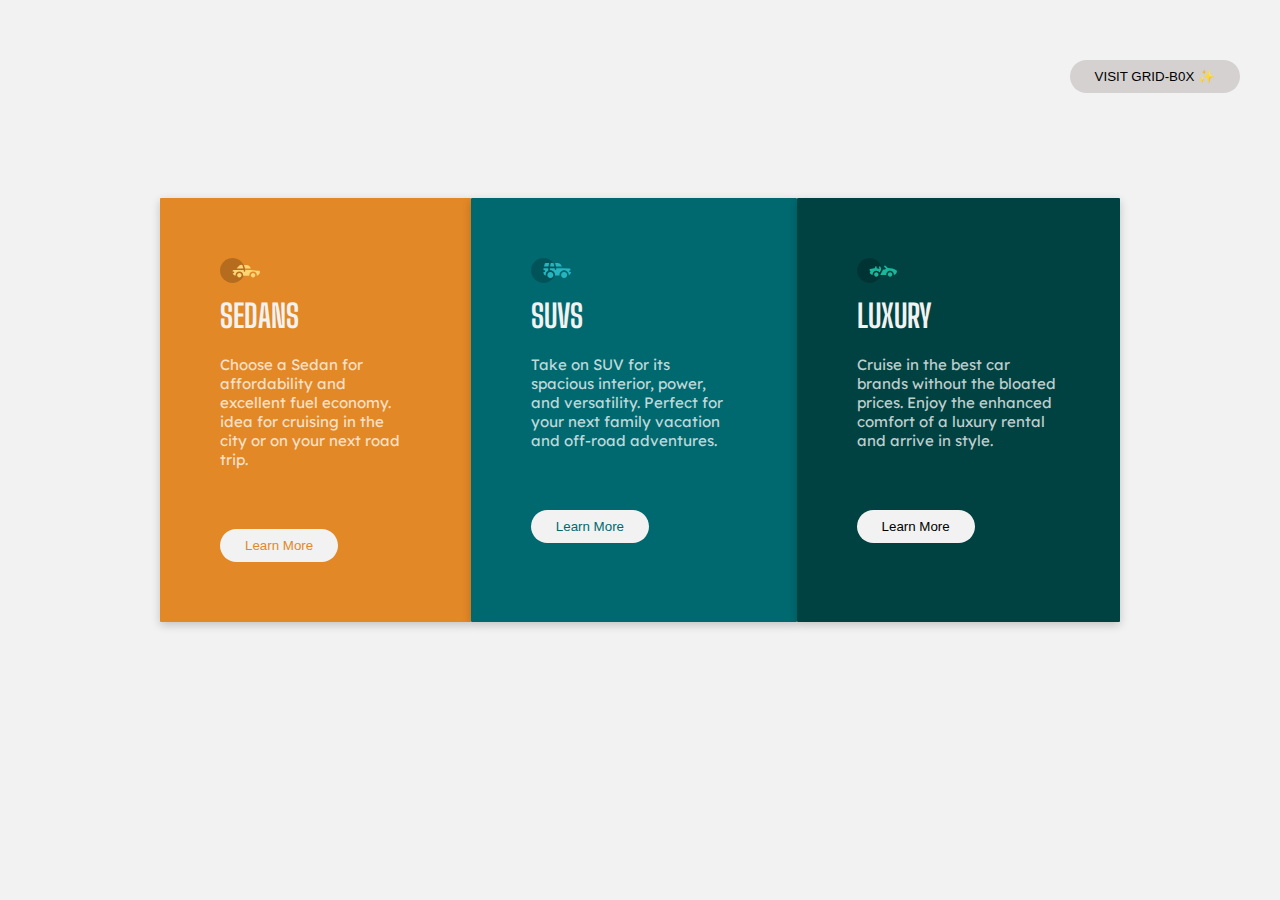
<file: index.html>
<!DOCTYPE html>
<html lang="en">

<head>
    <meta charset="UTF-8">
    <meta http-equiv="X-UA-Compatible" content="IE=edge">
    <meta name="viewport" content="width=device-width, initial-scale=1.0">
    <title>three-column-card | i4gzuri internship task</title>
    <link rel="preconnect" href="https://fonts.googleapis.com">
    <link rel="preconnect" href="https://fonts.gstatic.com" crossorigin>
    <link href="https://fonts.googleapis.com/css2?family=Big+Shoulders+Display:wght@700&family=Lexend+Deca&display=swap"
        rel="stylesheet">
    <link rel="stylesheet" href="../CSS/styles.css">
    <link rel="stylesheet" href="../CSS/utilities.css">
</head>

<body>
    <header>
       <a href="grid.html"> <button class="btn">vISIT GRID-B0X ✨</button></a>
    </header>
    <div class="container">
        <div class="flex card-box">
        <div class="first-card card">
            <img src="images\icon-sedans.svg" alt="" class="icon">
            <h1 class="heading">sedans</h1>
            <p class="text">
                Choose a Sedan for affordability and excellent fuel economy.
                idea for cruising in the city or on your next road trip.
            </p>
            <button class="btn first-btn">learn more</button>
        </div>

        <div class="second-card card">
            <img src="images\icon-suvs.svg" alt="" class="icon">
            <h1 class="heading">SUVS</h1>
            <p class="text">
                Take on SUV for its spacious interior, power, and versatility.
                Perfect for your next family vacation and off-road adventures.
            </p>
            <button class="btn second-btn">learn more</button>
        </div>

        <div class="third-card card">
            <img src="images\icon-luxury.svg" alt="" class="icon">
            <h1 class="heading">luxury</h1>
            <p class="text">Cruise in the best car brands without the bloated prices.
                Enjoy the enhanced comfort of a luxury rental and arrive in style.
            </p>
            <button class="btn third-btn">learn more</button>
        </div>
        </div>
    </div>
</body>
</html>
</file>
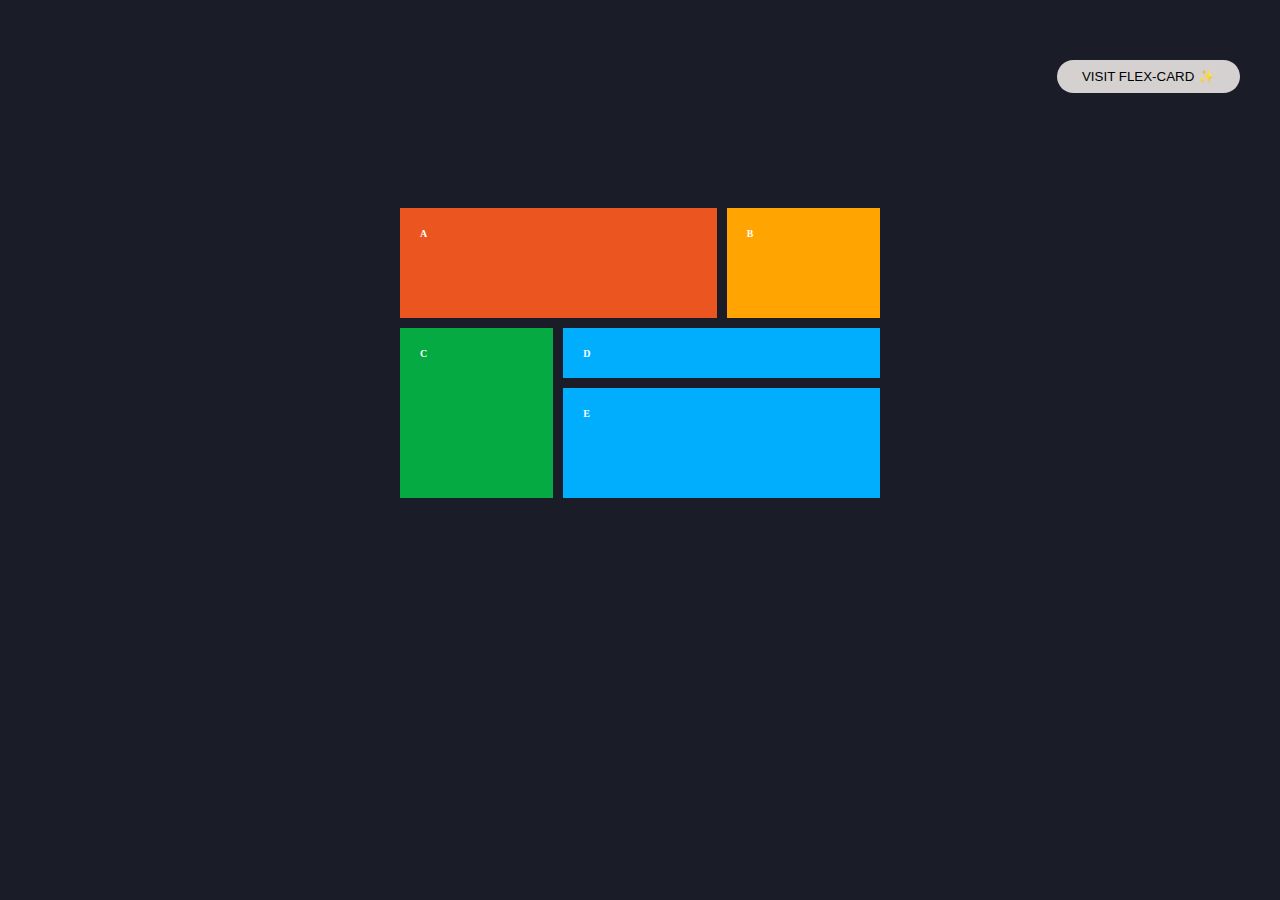
<file: grid.html>
<!DOCTYPE html>
<html lang="en">

<head>
    <meta charset="UTF-8">
    <meta http-equiv="X-UA-Compatible" content="IE=edge">
    <meta name="viewport" content="width=device-width, initial-scale=1.0">
    <title>grid-box| i4gzuri internship task</title>
</head>
<link rel="stylesheet" href="grid.css">
<link rel="stylesheet" href="utilities.css">

<body>
    <header>
        <a href="index.html"><button class="btn">VISIT FLEX-CARD ✨</button></a>
    </header>
    <div class="container">

        <div class="grid-item">a</div>
        <div class="grid-item">b</div>
        <div class="grid-item">c</div>
        <div class="grid-item">d</div>
        <div class="grid-item">e</div>
    </div>
</body>
</html>
</file>
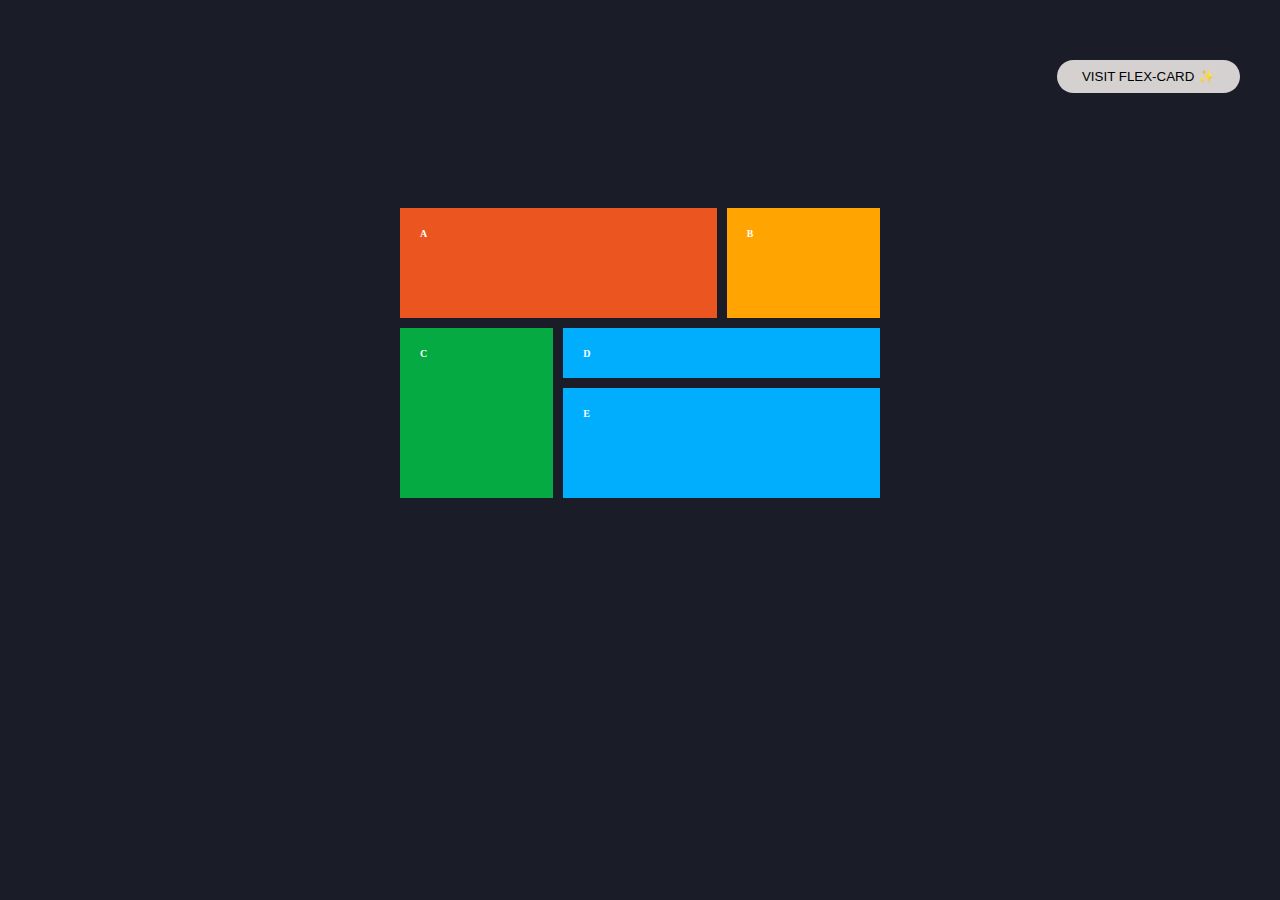
<file: HTML/grid.html>
<!DOCTYPE html>
<html lang="en">

<head>
    <meta charset="UTF-8">
    <meta http-equiv="X-UA-Compatible" content="IE=edge">
    <meta name="viewport" content="width=device-width, initial-scale=1.0">
    <title>grid-box| i4gzuri internship task</title>
</head>
<link rel="stylesheet" href="../CSS/grid.css">
<link rel="stylesheet" href="../CSS/utilities.css">

<body>
    <header>
        <a href="index.html"><button class="btn">VISIT FLEX-CARD ✨</button></a>
    </header>
    <div class="container">

        <div class="grid-item">a</div>
        <div class="grid-item">b</div>
        <div class="grid-item">c</div>
        <div class="grid-item">d</div>
        <div class="grid-item">e</div>
    </div>
</body>
</html>
</file>
<file: CSS/styles.css>
* {
  box-sizing: border-box;
  padding: 0;
  margin: 0;
}

:root {
  --bright-orange: hsl(31, 77%, 52%);
  --dark-cyan: hsl(184, 100%, 22%);
  --darker-cyan: hsl(179, 100%, 13%);
  --white: hsl(0, 0%, 95%);
  --light-white: hsla(0, 0%, 100%, 0.75);
}

body,
button {
  background-color: var(--white);
}

p {
  font-size: 15px;
}

.container {
  max-width: 1400px;
  margin: 100px auto;
  padding: 0 40px;
  position: relative;
}

.card-box {
  margin: 0 10%;
}

.card {
  background-color: #fff;
  color: #333;
  border-radius: 1px;
  border: none;
  margin-right: 0px;
  padding: 60px;
  box-shadow: 0 3px 10px rgb(0 0 0 /20%);
}

.flex {
  display: flex;
  flex-direction: row;
  justify-content: center;
}

.first-card {
  background-color: var(--bright-orange);
}

.second-card {
  background-color: var(--dark-cyan);
}

.third-card {
  background-color: var(--darker-cyan);
}

.icon {
  width: 40px;
}

.heading {
  text-transform: uppercase;
  color: var(--white);
  font-family: "Big Shoulders Display", cursive;
  font-weight: 700;
  margin-top: 10px;
  margin-bottom: 20px;
}

.text {
  color: var(--light-white);
  font-family: "Lexend Deca", sans-serif;
  font-weight: 400;
}

.first-btn {
  color: var(--bright-orange);
}

.second-btn {
  color: var(--dark-cyan);
}

.third-button {
  color: var(--darker-cyan);
}

button{
  margin-top: 50px;
}

@media (max-width: 377px) {
  .btn{
    font-size: 12px;
  }
}

@media (max-width: 690px) {
  .flex {
    flex-direction: column;
  }
}

@media (min-width: 691px) and (max-width: 990px){
  .card-box{
    display: grid;
     grid-template-columns: repeat(2, 1fr);
  }

  .third-card{
    grid-column: 1 / 3;
  }
}
</file>
<file: CSS/utilities.css>
header{
    display: flex;
    justify-content: flex-end;
  }

  a{
    text-decoration: none;
  }

  header button{
    background-color: rgb(213, 209, 209);
    color: black;
    margin-right: 40px;
    margin-bottom: 5px;
  }
  
.btn {
    display: inline-block;
    padding: 9px 25px;
    outline: none;
    cursor: pointer;
    border: none;
    border-radius: 25px;
    text-transform: capitalize;
    display: flex;
    text-align: center;
    margin-top: 60px;
    
  }

  .btn:hover{
      transform: scale(0.98);
  }
</file>
<file: grid.css>
*{
    box-sizing: border-box;
    padding: 0;
    margin: 0;
}

body{
    background-color: #1a1c28;
    color: #fff;
}

.container{
    max-width: 500px;
    margin: 100px auto;
    padding: 10px;
    display: grid;
    grid-template-columns: repeat(3, 1fr);
    gap: 10px;
    grid-auto-rows: 50px;
}

.grid-item{
padding: 20px;
text-transform: uppercase;
font-size: 10px;
font-weight: 900;
}

.grid-item:nth-of-type(1){
    background-color: #eb5620;
    grid-column: 1 / 3;
    grid-row: 1 / 3;
}

.grid-item:nth-of-type(2){
    background-color: #ffa401;
    grid-row: 1 / 3;
}

.grid-item:nth-of-type(3){
    background-color: #05aa42;
    grid-row: 3 / 6;
    
}

.grid-item:nth-of-type(4){
    background-color: #01aefd;
    grid-column: 2 / 4;
}

.grid-item:nth-of-type(5){
    background-color: #01aefd;
    grid-column: 2 / 4;
    grid-row: 4 / 6;
}
*{
    box-sizing: border-box;
    padding: 0;
    margin: 0;
}

body{
    background-color: #1a1c28;
    color: #fff;
}

.container{
    max-width: 500px;
    margin: 100px auto;
    padding: 10px;
    display: grid;
    grid-template-columns: repeat(3, 1fr);
    gap: 10px;
    grid-auto-rows: 50px;
}

.grid-item{
padding: 20px;
text-transform: uppercase;
font-size: 10px;
font-weight: 900;
}

.grid-item:nth-of-type(1){
    background-color: #eb5620;
    grid-column: 1 / 3;
    grid-row: 1 / 3;
}

.grid-item:nth-of-type(2){
    background-color: #ffa401;
    grid-row: 1 / 3;
}

.grid-item:nth-of-type(3){
    background-color: #05aa42;
    grid-row: 3 / 6;
    
}

.grid-item:nth-of-type(4){
    background-color: #01aefd;
    grid-column: 2 / 4;
}

.grid-item:nth-of-type(5){
    background-color: #01aefd;
    grid-column: 2 / 4;
    grid-row: 4 / 6;
}
</file>
<file: utilities.css>
*{
  box-sizing: border-box;
  margin: 0;
  padding: 0;
}

header{
    display: flex;
    justify-content: flex-end;
  }

  a{
    text-decoration: none;
  }

  header button{
    background-color: rgb(213, 209, 209);
    color: black;
    margin-right: 40px;
    margin-bottom: 5px;
  }
  
.btn {
    display: inline-block;
    padding: 9px 25px;
    outline: none;
    cursor: pointer;
    border: none;
    border-radius: 25px;
    text-transform: capitalize;
    display: flex;
    text-align: center;
    margin-top: 60px;
    
  }

  .btn:hover{
      transform: scale(0.98);
  }
</file>
<file: CSS/grid.css>
*{
    box-sizing: border-box;
    padding: 0;
    margin: 0;
}

body{
    background-color: #1a1c28;
    color: #fff;
}

.container{
    max-width: 500px;
    margin: 100px auto;
    padding: 10px;
    display: grid;
    grid-template-columns: repeat(3, 1fr);
    gap: 10px;
    grid-auto-rows: 50px;
}

.grid-item{
padding: 20px;
text-transform: uppercase;
font-size: 10px;
font-weight: 900;
}

.grid-item:nth-of-type(1){
    background-color: #eb5620;
    grid-column: 1 / 3;
    grid-row: 1 / 3;
}

.grid-item:nth-of-type(2){
    background-color: #ffa401;
    grid-row: 1 / 3;
}

.grid-item:nth-of-type(3){
    background-color: #05aa42;
    grid-row: 3 / 6;
    
}

.grid-item:nth-of-type(4){
    background-color: #01aefd;
    grid-column: 2 / 4;
}

.grid-item:nth-of-type(5){
    background-color: #01aefd;
    grid-column: 2 / 4;
    grid-row: 4 / 6;
}
*{
    box-sizing: border-box;
    padding: 0;
    margin: 0;
}

body{
    background-color: #1a1c28;
    color: #fff;
}

.container{
    max-width: 500px;
    margin: 100px auto;
    padding: 10px;
    display: grid;
    grid-template-columns: repeat(3, 1fr);
    gap: 10px;
    grid-auto-rows: 50px;
}

.grid-item{
padding: 20px;
text-transform: uppercase;
font-size: 10px;
font-weight: 900;
}

.grid-item:nth-of-type(1){
    background-color: #eb5620;
    grid-column: 1 / 3;
    grid-row: 1 / 3;
}

.grid-item:nth-of-type(2){
    background-color: #ffa401;
    grid-row: 1 / 3;
}

.grid-item:nth-of-type(3){
    background-color: #05aa42;
    grid-row: 3 / 6;
    
}

.grid-item:nth-of-type(4){
    background-color: #01aefd;
    grid-column: 2 / 4;
}

.grid-item:nth-of-type(5){
    background-color: #01aefd;
    grid-column: 2 / 4;
    grid-row: 4 / 6;
}
</file>
